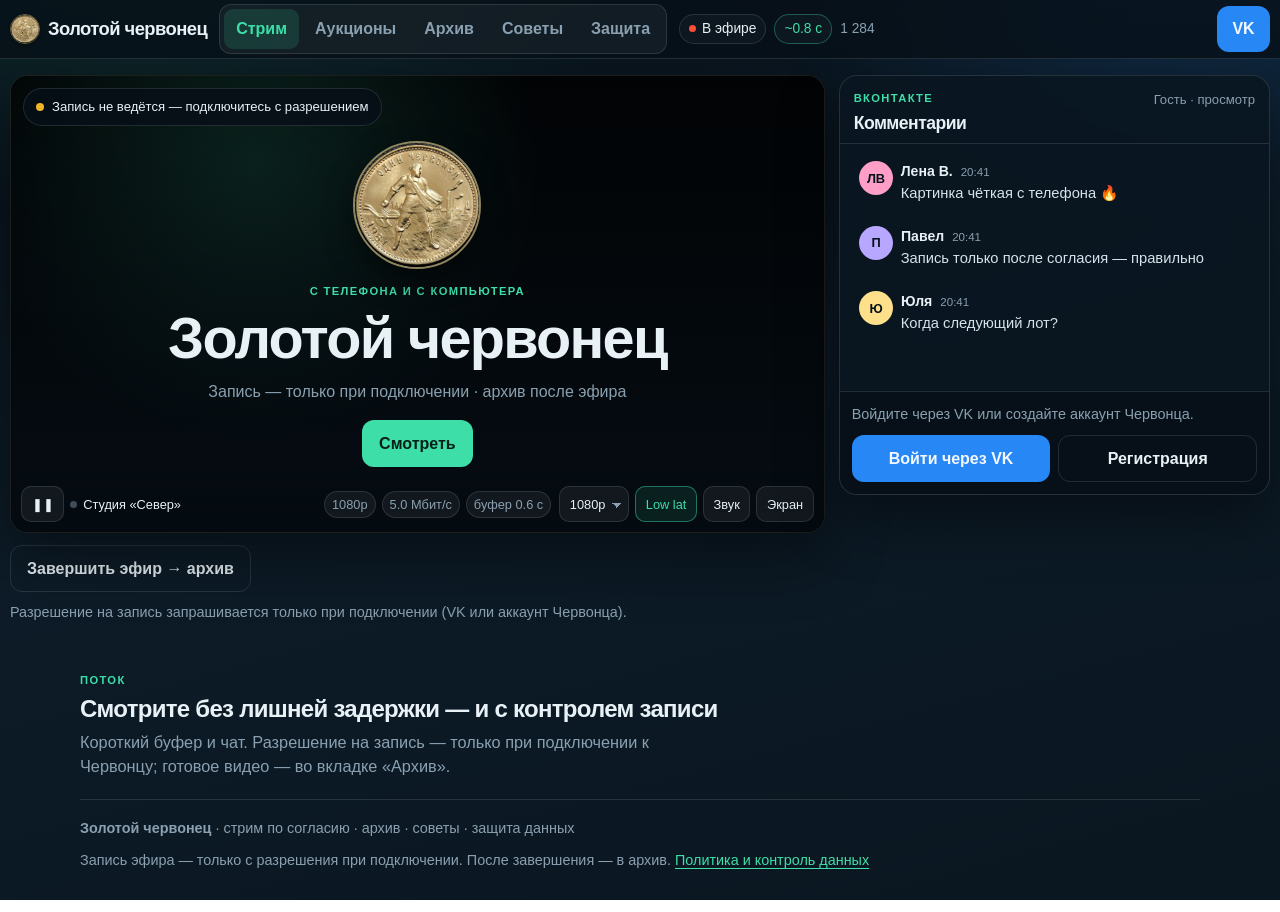
<file: index.html>
<!doctype html>
<html lang="ru">
  <head>
    <meta charset="UTF-8" />
    <meta
      name="viewport"
      content="width=device-width, initial-scale=1, viewport-fit=cover"
    />
    <meta name="mobile-web-app-capable" content="yes" />
    <meta name="apple-mobile-web-app-capable" content="yes" />
    <meta name="apple-mobile-web-app-status-bar-style" content="black-translucent" />
    <title>Золотой червонец — стрим, советы и защита данных</title>
    <meta
      name="description"
      content="Золотой червонец — стрим с согласием на запись, архив эфиров, аукционы, полезные советы и защита персональных данных."
    />
    <meta name="theme-color" content="#0b1520" />
    <meta
      http-equiv="Content-Security-Policy"
      content="default-src 'self'; script-src 'self' https://vk.com https://cdn.jsdelivr.net; style-src 'self' 'unsafe-inline' https://fonts.googleapis.com; font-src 'self' https://fonts.gstatic.com data:; img-src 'self' data: blob: https:; media-src 'self' blob:; connect-src 'self' https://api.vk.com https://oauth.vk.com https://id.vk.com https://login.vk.com https://cdn.jsdelivr.net; frame-src https://oauth.vk.com https://id.vk.com https://login.vk.com https://vk.com; object-src 'none'; base-uri 'self'; form-action 'self'"
    />
    <meta name="referrer" content="strict-origin-when-cross-origin" />
    <link rel="icon" href="./favicon.png" type="image/png" />
    <link rel="preconnect" href="https://fonts.googleapis.com" />
    <link rel="preconnect" href="https://fonts.gstatic.com" crossorigin />
    <link
      href="https://fonts.googleapis.com/css2?family=Onest:wght@400;500;600;700&family=Unbounded:wght@500;700;800&display=swap"
      rel="stylesheet"
    />
    <link rel="stylesheet" href="./styles.css" />
  </head>
  <body>
    <a class="skip" href="#app">К приложению</a>

    <header class="chrome">
      <div class="chrome-inner">
        <a class="brand" href="#app" id="top">
          <img class="brand-mark" src="./chervonets.jpg" width="28" height="28" alt="" />
          <span class="brand-text">Золотой червонец</span>
        </a>

        <nav class="tabs" role="tablist" aria-label="Разделы">
          <button type="button" class="tab is-active" role="tab" id="tab-stream" aria-selected="true" aria-controls="panel-stream" data-tab="stream">Стрим</button>
          <button type="button" class="tab" role="tab" id="tab-auctions" aria-selected="false" aria-controls="panel-auctions" data-tab="auctions">Аукционы</button>
          <button type="button" class="tab" role="tab" id="tab-archive" aria-selected="false" aria-controls="panel-archive" data-tab="archive">Архив</button>
          <button type="button" class="tab" role="tab" id="tab-tips" aria-selected="false" aria-controls="panel-tips" data-tab="tips">Советы</button>
          <button type="button" class="tab" role="tab" id="tab-privacy" aria-selected="false" aria-controls="panel-privacy" data-tab="privacy">Защита</button>
        </nav>

        <div class="chrome-meta" id="chrome-meta" aria-live="polite">
          <span class="live-pill" id="live-pill">
            <span class="live-dot" aria-hidden="true"></span>
            В эфире
          </span>
          <span class="latency-badge is-good" id="latency-badge" title="Оценка задержки">~0.8 с</span>
          <span class="viewers" id="viewers">1 284</span>
        </div>

        <button type="button" class="btn btn-vk" id="vk-toggle" aria-pressed="false">
          VK
        </button>
      </div>
    </header>

    <div id="app">
      <div
        class="tab-panel is-active"
        id="panel-stream"
        role="tabpanel"
        aria-labelledby="tab-stream"
        data-panel="stream"
      >
        <main class="stage" id="stage">
          <section class="player" aria-label="Прямой стрим">
            <div class="player-frame" id="player-frame">
              <video
                id="stream-video"
                class="stream-video"
                playsinline
                webkit-playsinline
                preload="metadata"
                controlslist="nodownload"
                aria-label="Видео стрима Золотой червонец"
              ></video>

              <div class="player-overlay" id="player-overlay">
                <div class="overlay-copy">
                  <img
                    class="host-coin"
                    src="./chervonets.jpg"
                    width="120"
                    height="120"
                    alt="Золотой червонец — сеятель"
                  />
                  <p class="host-kicker">С телефона и с компьютера</p>
                  <h1 class="host-title">Золотой червонец</h1>
                  <p class="host-sub">Запись — только при подключении · архив после эфира</p>
                  <button type="button" class="btn btn-primary" id="play-cta">Смотреть</button>
                </div>
              </div>

              <div class="buffer-toast" id="buffer-toast" hidden>Подгрузка…</div>
              <div class="rec-banner" id="rec-banner" hidden>
                <span class="rec-banner-dot" aria-hidden="true"></span>
                <span id="rec-banner-text">Запись не ведётся — нужно согласие участника</span>
              </div>

              <div class="player-bar">
                <div class="player-bar-left">
                  <button type="button" class="icon-btn" id="play-btn" aria-label="Пауза">❚❚</button>
                  <span class="rec is-off" id="rec-indicator" title="Запись выключена" aria-hidden="true"></span>
                  <span class="stream-title" id="stream-title">Студия «Север»</span>
                </div>
                <div class="player-bar-mid" aria-label="Состояние потока">
                  <span class="stat" id="stat-quality">1080p</span>
                  <span class="stat" id="stat-bitrate">— Мбит/с</span>
                  <span class="stat" id="stat-health">буфер 0.6 с</span>
                </div>
                <div class="player-bar-right">
                  <label class="quality-label" for="quality-select">
                    <span class="sr-only">Качество</span>
                    <select id="quality-select" class="quality-select" aria-label="Качество видео">
                      <option value="auto">Авто</option>
                      <option value="1080" selected>1080p</option>
                      <option value="720">720p</option>
                      <option value="480">480p</option>
                    </select>
                  </label>
                  <button
                    type="button"
                    class="icon-btn is-on"
                    id="ll-btn"
                    aria-pressed="true"
                    title="Короткий буфер и догон края стрима"
                  >
                    Low lat
                  </button>
                  <button type="button" class="icon-btn" id="mute-btn" aria-pressed="false" aria-label="Звук">
                    Звук
                  </button>
                  <button type="button" class="icon-btn" id="fs-btn" aria-label="На весь экран">Экран</button>
                </div>
              </div>
            </div>
            <div class="stream-actions">
              <button type="button" class="btn btn-ghost" id="end-stream-btn" disabled>Завершить эфир → архив</button>
              <p class="stage-note" id="consent-note">
                Разрешение на запись запрашивается только при подключении (VK или аккаунт Червонца).
              </p>
            </div>
          </section>

          <aside class="chat" aria-label="Комментарии ВКонтакте">
            <header class="chat-head">
              <div>
                <p class="chat-kicker">ВКонтакте</p>
                <h2>Комментарии</h2>
              </div>
              <p class="chat-user" id="chat-user">Гость · просмотр</p>
            </header>

            <div class="chat-feed" id="chat-feed" role="log" aria-live="polite" aria-relevant="additions"></div>

            <form class="chat-compose" id="comment-form" hidden>
              <label class="sr-only" for="comment-input">Ваш комментарий</label>
              <textarea
                id="comment-input"
                name="comment"
                rows="2"
                maxlength="280"
                placeholder="Комментарий…"
                enterkeyhint="send"
                required
              ></textarea>
              <div class="compose-row">
                <span class="char-count" id="char-count">0 / 280</span>
                <button type="submit" class="btn btn-primary">Отправить</button>
              </div>
            </form>

            <div class="chat-gate" id="chat-gate">
              <p>Войдите через VK или создайте аккаунт Червонца.</p>
              <div class="gate-actions">
                <button type="button" class="btn btn-vk" id="vk-connect">Войти через VK</button>
                <button type="button" class="btn btn-ghost" id="register-connect">Регистрация</button>
              </div>
            </div>
          </aside>
        </main>

        <section class="about wrap" aria-labelledby="about-title">
          <p class="eyebrow">Поток</p>
          <h2 id="about-title">Смотрите без лишней задержки — и с контролем записи</h2>
          <p class="about-lede">
            Короткий буфер и чат. Разрешение на запись — только при подключении к Червонцу; готовое видео — во вкладке «Архив».
          </p>
        </section>
      </div>

      <div
        class="tab-panel"
        id="panel-auctions"
        role="tabpanel"
        aria-labelledby="tab-auctions"
        data-panel="auctions"
        hidden
      >
        <section class="auctions wrap" aria-labelledby="auctions-title">
          <header class="auctions-head">
            <div>
              <p class="eyebrow">Отдельный раздел</p>
              <h1 id="auctions-title">Аукционы</h1>
              <p class="about-lede">
                Лоты идут параллельно стриму. Ставки через VK или аккаунт Червонца; просмотр на вкладке «Стрим» не прерывается.
              </p>
            </div>
            <div class="auctions-filter" role="group" aria-label="Фильтр лотов">
              <button type="button" class="chip is-on" data-filter="all">Все</button>
              <button type="button" class="chip" data-filter="live">Идут</button>
              <button type="button" class="chip" data-filter="soon">Скоро</button>
            </div>
          </header>

          <div class="auction-grid" id="auction-grid"></div>
        </section>
      </div>

      <div class="tab-panel" id="panel-archive" role="tabpanel" aria-labelledby="tab-archive" data-panel="archive" hidden>
        <section class="content-panel wrap" aria-labelledby="archive-title">
          <header class="content-head">
            <div>
              <p class="eyebrow">После эфира</p>
              <h1 id="archive-title">Архив записей</h1>
              <p class="about-lede">
                Эфир попадает сюда только после вашего согласия на запись и завершения стрима. Файлы в демо хранятся локально в браузере.
              </p>
            </div>
          </header>
          <div class="archive-list" id="archive-list"></div>
        </section>
      </div>

      <div class="tab-panel" id="panel-tips" role="tabpanel" aria-labelledby="tab-tips" data-panel="tips" hidden>
        <section class="content-panel wrap" aria-labelledby="tips-title">
          <header class="content-head">
            <div>
              <p class="eyebrow">Не только монеты</p>
              <h1 id="tips-title">Полезные советы</h1>
              <p class="about-lede">
                Практические подсказки по стриму, безопасности, покупкам и цифровой гигиене — шире, чем одни нумизматические лоты.
              </p>
            </div>
            <div class="tips-filter" role="group" aria-label="Темы советов">
              <button type="button" class="chip is-on" data-tip-filter="all">Все</button>
              <button type="button" class="chip" data-tip-filter="stream">Стрим</button>
              <button type="button" class="chip" data-tip-filter="privacy">Данные</button>
              <button type="button" class="chip" data-tip-filter="money">Покупки</button>
              <button type="button" class="chip" data-tip-filter="coins">Монеты</button>
              <button type="button" class="chip" data-tip-filter="life">Быт</button>
            </div>
          </header>
          <div class="tips-grid" id="tips-grid"></div>
        </section>
      </div>

      <div class="tab-panel" id="panel-privacy" role="tabpanel" aria-labelledby="tab-privacy" data-panel="privacy" hidden>
        <section class="content-panel wrap" aria-labelledby="privacy-title">
          <header class="content-head">
            <div>
              <p class="eyebrow">Приоритет №1</p>
              <h1 id="privacy-title">Защита данных</h1>
              <p class="about-lede">
                Запись эфира, чат и аккаунт работают только с явным согласием. Минимизируем данные и даём контроль над ними.
              </p>
            </div>
          </header>

          <div class="privacy-grid">
            <article class="privacy-card">
              <h2>Согласие на запись</h2>
              <p>
                Разрешение на запись спрашивается только при подключении аккаунта. Без галочки при входе запись не
                стартует; отдельной кнопки на стриме нет.
              </p>
            </article>
            <article class="privacy-card">
              <h2>Архив по завершении</h2>
              <p>После «Завершить эфир» файл уходит в архив. Можно удалить запись из архива в любой момент.</p>
            </article>
            <article class="privacy-card">
              <h2>Минимум данных</h2>
              <p>VK отдаёт имя и id после OAuth; локальный аккаунт — имя, email и хэш пароля. Пароль в открытом виде не хранится.</p>
            </article>
            <article class="privacy-card">
              <h2>Вход через VK</h2>
              <p>
                Настоящий вход через окно ВКонтакте (Open API / OAuth). В настройках приложения VK укажите домен сайта
                и Trusted redirect URL — затем сохраните ID приложения на сайте.
              </p>
              <div class="privacy-actions">
                <button type="button" class="btn btn-vk" id="privacy-vk-setup">Настроить вход VK</button>
              </div>
            </article>
            <article class="privacy-card">
              <h2>Ваш контроль</h2>
              <p>Выйдите из аккаунта, удалите локальные данные или отзовите согласие на запись до старта.</p>
              <div class="privacy-actions">
                <button type="button" class="btn btn-ghost" id="revoke-consent-btn">Отозвать согласие на запись</button>
                <button type="button" class="btn btn-ghost" id="wipe-local-btn">Очистить локальные данные</button>
              </div>
            </article>
          </div>

          <div class="privacy-policy" id="privacy-policy">
            <h2>Краткая политика</h2>
            <ul>
              <li>Не собираем паспортные данные и документы.</li>
              <li>Комментарии и ставки видны в эфире; лишний профиль не публикуем.</li>
              <li>Запись эфира — только с согласия; хранение в архиве можно прервать удалением.</li>
              <li>В проде: HTTPS, OAuth VK, шифрование at rest, журнал доступов, право на удаление аккаунта.</li>
            </ul>
          </div>
        </section>
      </div>
    </div>

    <footer class="footer wrap">
      <p><strong>Золотой червонец</strong> · стрим по согласию · архив · советы · защита данных</p>
      <p class="footer-note">
        Запись эфира — только с разрешения при подключении. После завершения — в архив.
        <a href="#privacy">Политика и контроль данных</a>
      </p>
    </footer>

    <dialog class="vk-dialog" id="auth-dialog" aria-labelledby="auth-dialog-title">
      <div class="vk-dialog-inner">
        <p class="chat-kicker">Аккаунт</p>
        <h2 id="auth-dialog-title">Как подключиться</h2>
        <p class="auth-lede">Через VK или регистрация на Червонце. Разрешение на запись — только здесь, при подключении.</p>

        <div class="auth-tabs" role="tablist" aria-label="Способ входа">
          <button type="button" class="auth-tab is-on" role="tab" id="auth-tab-vk" aria-selected="true" data-auth="vk">
            Через VK
          </button>
          <button type="button" class="auth-tab" role="tab" id="auth-tab-register" aria-selected="false" data-auth="register">
            Регистрация
          </button>
        </div>

        <label class="consent-check connect-record-consent" for="connect-record-consent">
          <input id="connect-record-consent" name="recordConsent" type="checkbox" />
          <span>Разрешаю запись стрима Червонца и сохранение в архив после эфира.</span>
        </label>

        <div id="vk-form" class="auth-pane is-on" data-pane="vk">
          <p class="auth-hint" id="vk-auth-hint">
            Настоящий вход через окно ВКонтакте (Open API). Нужен ID вашего приложения VK.
          </p>
          <p class="auth-error" id="vk-auth-error" hidden></p>

          <div class="vk-setup" id="vk-setup">
            <ol class="consent-list" id="vk-setup-steps"></ol>
            <label class="auth-field" for="vk-app-id-input">
              <span>ID приложения VK</span>
              <input id="vk-app-id-input" type="text" inputmode="numeric" autocomplete="off" placeholder="Только цифры, например 51789012" />
            </label>
            <div class="dialog-actions" style="justify-content: flex-start; flex-wrap: wrap">
              <button type="button" class="btn btn-primary" id="vk-save-app-id">Сохранить и войти</button>
              <a class="btn btn-ghost" id="vk-create-app-link" href="https://vk.com/editapp?act=create" target="_blank" rel="noopener">Создать приложение</a>
            </div>
          </div>

          <div class="vk-live" id="vk-live" hidden>
            <button type="button" class="btn btn-vk btn-vk-large" id="vk-login-real">Войти через VK</button>
            <p class="auth-hint" id="vk-live-hint">Откроется настоящее окно авторизации ВКонтакте.</p>
            <div id="vk-onetap" class="vk-onetap" aria-live="polite"></div>
            <div class="dialog-actions" style="justify-content: space-between; width: 100%">
              <button type="button" class="btn btn-ghost" id="vk-change-app-id">Сменить App ID</button>
              <button type="button" class="btn btn-ghost" id="vk-login-redirect">Войти через redirect</button>
            </div>
          </div>

          <div class="dialog-actions" id="vk-close-row">
            <button type="button" class="btn btn-ghost" id="vk-dialog-close">Закрыть</button>
          </div>
        </div>

        <div id="register-pane" class="auth-pane" data-pane="register" hidden>
          <div class="auth-subtabs" role="tablist" aria-label="Регистрация или вход">
            <button type="button" class="auth-subtab is-on" data-local-mode="register" aria-selected="true">
              Создать аккаунт
            </button>
            <button type="button" class="auth-subtab" data-local-mode="login" aria-selected="false">
              Уже есть аккаунт
            </button>
          </div>

          <form id="register-form">
            <p class="auth-hint">Имя, email и пароль. В демо аккаунт хранится в браузере.</p>
            <p class="auth-error" id="register-error" hidden></p>
            <label class="auth-field" for="reg-name">
              <span>Имя</span>
              <input id="reg-name" name="name" type="text" maxlength="40" autocomplete="name" required placeholder="Алексей" />
            </label>
            <label class="auth-field" for="reg-email">
              <span>Email</span>
              <input id="reg-email" name="email" type="email" autocomplete="email" required placeholder="you@mail.ru" />
            </label>
            <label class="auth-field" for="reg-password">
              <span>Пароль</span>
              <input id="reg-password" name="password" type="password" minlength="6" autocomplete="new-password" required placeholder="Не меньше 6 символов" />
            </label>
            <label class="auth-field" for="reg-password2">
              <span>Повтор пароля</span>
              <input id="reg-password2" name="password2" type="password" minlength="6" autocomplete="new-password" required placeholder="Ещё раз" />
            </label>
            <label class="consent-check" for="reg-privacy">
              <input id="reg-privacy" name="privacy" type="checkbox" required />
              <span>Соглашаюсь на обработку данных по правилам вкладки «Защита». Пароль хранится только как хэш.</span>
            </label>
            <div class="dialog-actions">
              <button type="button" class="btn btn-ghost" id="register-cancel-btn">Отмена</button>
              <button type="submit" class="btn btn-primary" id="register-submit-btn">Зарегистрироваться</button>
            </div>
          </form>

          <form id="login-form" hidden>
            <p class="auth-hint">Войдите в аккаунт Червонца.</p>
            <p class="auth-error" id="login-error" hidden></p>
            <label class="auth-field" for="login-email">
              <span>Email</span>
              <input id="login-email" name="email" type="email" autocomplete="email" required placeholder="you@mail.ru" />
            </label>
            <label class="auth-field" for="login-password">
              <span>Пароль</span>
              <input id="login-password" name="password" type="password" minlength="6" autocomplete="current-password" required placeholder="Пароль" />
            </label>
            <div class="dialog-actions">
              <button type="button" class="btn btn-ghost" id="login-cancel-btn">Отмена</button>
              <button type="submit" class="btn btn-primary" id="login-submit-btn">Войти</button>
            </div>
          </form>
        </div>
      </div>
    </dialog>

    <script src="./main.js" defer></script>
  </body>
</html>
</file>
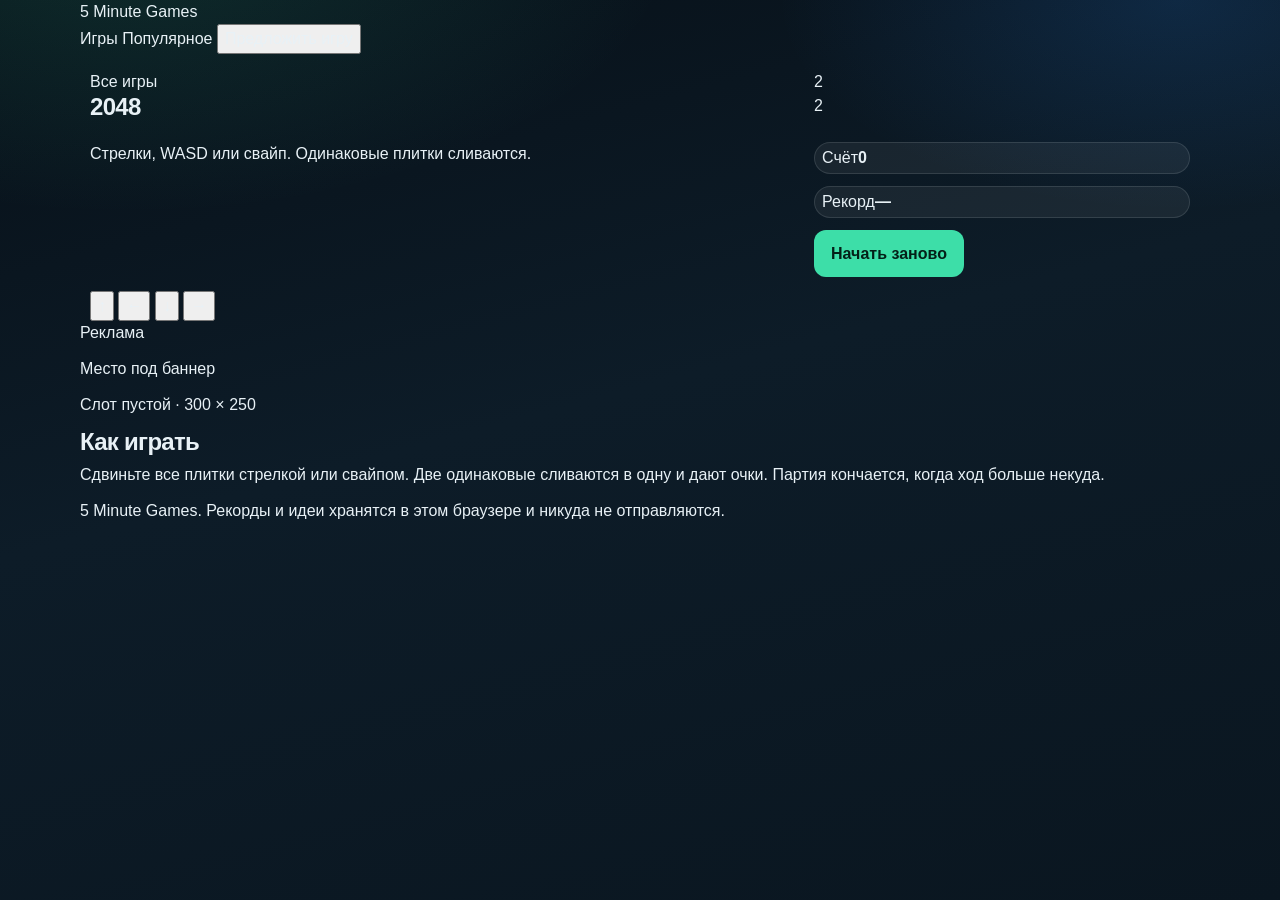
<file: 2048.html>
<!doctype html>
<html lang="ru">
  <head>
    <meta charset="UTF-8" />
    <meta name="viewport" content="width=device-width, initial-scale=1" />
    <title>2048 — 5 Minute Games</title>
    <meta name="description" content="2048 в браузере: сдвигайте плитки, рекорд очков хранится на этом устройстве." />
    <meta name="theme-color" content="#1c1612" />
    <link rel="icon" href="./favicon.svg" type="image/svg+xml" />
    <link rel="stylesheet" href="./styles.css" />
  </head>
  <body class="play-page">
    <a class="skip" href="#main">К игре</a>
    <header class="bar">
      <div class="wrap bar-inner">
        <a class="logo" href="./index.html">
          <span class="logo-mark" aria-hidden="true">5</span>
          <span class="logo-text">Minute Games</span>
        </a>
        <nav class="nav" aria-label="Разделы">
          <a href="./index.html#games">Игры</a>
          <a href="./index.html#popular">Популярное</a>
          <button class="nav-suggest" type="button" data-suggest>Предложить игру</button>
        </nav>
      </div>
    </header>
    <main id="main" class="wrap play">
      <section class="stage" id="stage">
        <div class="play-head">
          <a class="back" href="./index.html">Все игры</a>
          <h1>2048</h1>
        </div>
        <div id="board" class="tiles" aria-label="Поле 2048"></div>
        <p id="status" class="status" role="status">Стрелки, WASD или свайп. Одинаковые плитки сливаются.</p>
        <div class="hud">
          <p class="stat"><span>Счёт</span><strong id="score">0</strong></p>
          <p class="stat"><span>Рекорд</span><strong id="best">—</strong></p>
          <button id="restart" class="btn btn-primary" type="button">Начать заново</button>
        </div>
        <div class="pad" id="pad">
          <button type="button" data-dir="up" aria-label="Вверх">↑</button>
          <button type="button" data-dir="left" aria-label="Влево">←</button>
          <button type="button" data-dir="down" aria-label="Вниз">↓</button>
          <button type="button" data-dir="right" aria-label="Вправо">→</button>
        </div>
        <p id="store-note" class="store-note" role="status"></p>
      </section>
      <aside class="side">
        <div class="ad-slot" aria-label="Рекламный блок">
          <p class="ad-kicker">Реклама</p>
          <p class="ad-title">Место под баннер</p>
          <p class="ad-size">Слот пустой · 300 × 250</p>
        </div>
        <div class="help">
          <h2>Как играть</h2>
          <p>Сдвиньте все плитки стрелкой или свайпом. Две одинаковые сливаются в одну и дают очки. Партия кончается, когда ход больше некуда.</p>
        </div>
      </aside>
    </main>
    <footer class="foot">
      <div class="wrap">
        <p>5 Minute Games. Рекорды и идеи хранятся в этом браузере и никуда не отправляются.</p>
      </div>
    </footer>
    <script type="module" src="./twenty48.js"></script>
  </body>
</html>
</file>
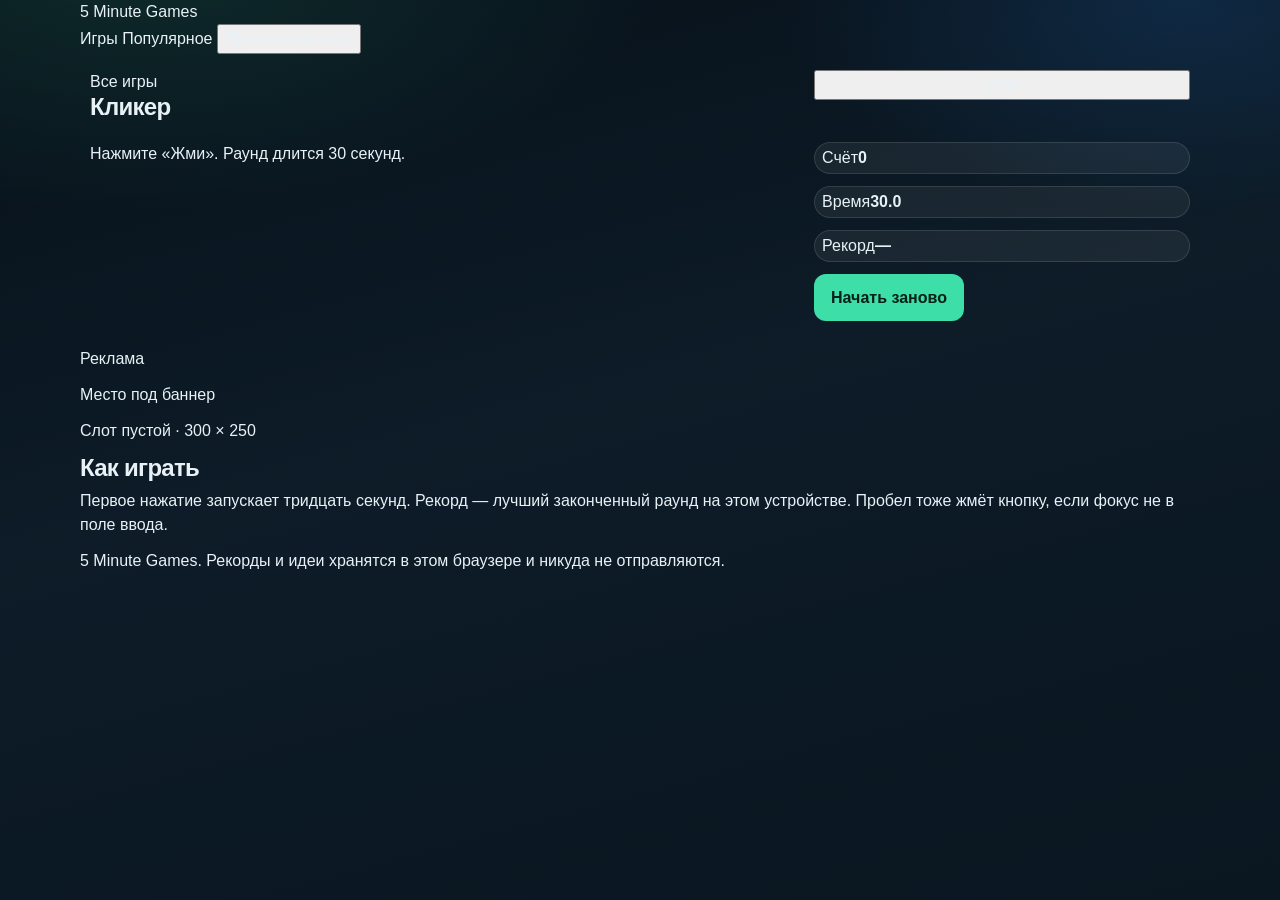
<file: clicker.html>
<!doctype html>
<html lang="ru">
  <head>
    <meta charset="UTF-8" />
    <meta name="viewport" content="width=device-width, initial-scale=1" />
    <title>Кликер — 5 Minute Games</title>
    <meta name="description" content="Кликер на 30 секунд. Лучший результат раунда хранится в этом браузере." />
    <meta name="theme-color" content="#1c1612" />
    <link rel="icon" href="./favicon.svg" type="image/svg+xml" />
    <link rel="stylesheet" href="./styles.css" />
  </head>
  <body class="play-page">
    <a class="skip" href="#main">К игре</a>
    <header class="bar">
      <div class="wrap bar-inner">
        <a class="logo" href="./index.html">
          <span class="logo-mark" aria-hidden="true">5</span>
          <span class="logo-text">Minute Games</span>
        </a>
        <nav class="nav" aria-label="Разделы">
          <a href="./index.html#games">Игры</a>
          <a href="./index.html#popular">Популярное</a>
          <button class="nav-suggest" type="button" data-suggest>Предложить игру</button>
        </nav>
      </div>
    </header>
    <main id="main" class="wrap play">
      <section class="stage" id="stage">
        <div class="play-head">
          <a class="back" href="./index.html">Все игры</a>
          <h1>Кликер</h1>
        </div>
        <button id="tap" class="tap" type="button">Жми</button>
        <p id="status" class="status" role="status">Нажмите «Жми». Раунд длится 30 секунд.</p>
        <div class="hud">
          <p class="stat"><span>Счёт</span><strong id="score">0</strong></p>
          <p class="stat"><span>Время</span><strong id="time">30.0</strong></p>
          <p class="stat"><span>Рекорд</span><strong id="best">—</strong></p>
          <button id="restart" class="btn btn-primary" type="button">Начать заново</button>
        </div>
        <p id="store-note" class="store-note" role="status"></p>
      </section>
      <aside class="side">
        <div class="ad-slot" aria-label="Рекламный блок">
          <p class="ad-kicker">Реклама</p>
          <p class="ad-title">Место под баннер</p>
          <p class="ad-size">Слот пустой · 300 × 250</p>
        </div>
        <div class="help">
          <h2>Как играть</h2>
          <p>Первое нажатие запускает тридцать секунд. Рекорд — лучший законченный раунд на этом устройстве. Пробел тоже жмёт кнопку, если фокус не в поле ввода.</p>
        </div>
      </aside>
    </main>
    <footer class="foot">
      <div class="wrap">
        <p>5 Minute Games. Рекорды и идеи хранятся в этом браузере и никуда не отправляются.</p>
      </div>
    </footer>
    <script type="module" src="./clicker.js"></script>
  </body>
</html>
</file>
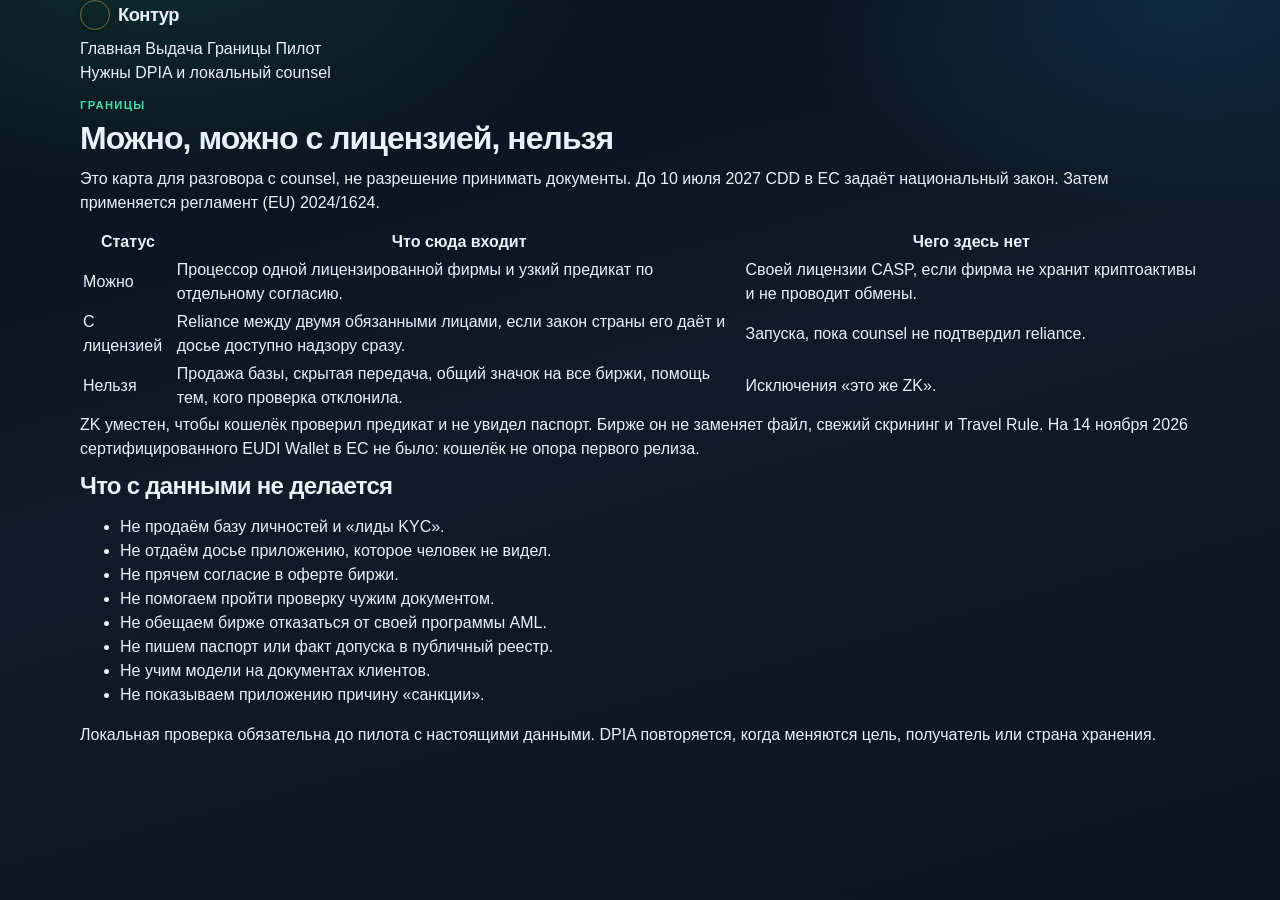
<file: granicy.html>
<!doctype html>
<html lang="ru">
  <head>
    <meta charset="UTF-8" />
    <meta name="viewport" content="width=device-width, initial-scale=1" />
    <title>Границы — Контур</title>
    <meta name="description" content="Что Контуру можно, что можно только с лицензией заказчика, и что с данными делать нельзя." />
    <meta name="theme-color" content="#164e4a" />
    <link rel="icon" href="./favicon.svg" type="image/svg+xml" />
    <link rel="preconnect" href="https://fonts.googleapis.com" />
    <link rel="preconnect" href="https://fonts.gstatic.com" crossorigin />
    <link href="https://fonts.googleapis.com/css2?family=Literata:opsz,wght@7..72,520;7..72,680&family=Manrope:wght@400;500;600;700&display=swap" rel="stylesheet" />
    <link rel="stylesheet" href="./styles.css" />
  </head>
  <body>
    <a class="skip" href="#main">К содержанию</a>
    <header class="top">
      <div class="wrap top-inner">
        <a class="brand" href="./index.html"><span class="brand-mark" aria-hidden="true"></span>Контур</a>
        <nav class="nav" aria-label="Страницы">
          <a href="./index.html">Главная</a>
          <a href="./vydacha.html">Выдача</a>
          <a href="./granicy.html" aria-current="page">Границы</a>
          <a href="./pilot.html">Пилот</a>
        </nav>
        <p class="pilot-flag">Нужны DPIA и локальный counsel</p>
      </div>
    </header>
    <main id="main" class="wrap section">
      <div class="section-head">
        <p class="eyebrow">Границы</p>
        <h1>Можно, можно с лицензией, нельзя</h1>
        <p>Это карта для разговора с counsel, не разрешение принимать документы. До 10 июля 2027 CDD в ЕС задаёт национальный закон. Затем применяется регламент (EU) 2024/1624.</p>
      </div>
      <div class="table-scroll">
        <table>
          <thead>
            <tr><th>Статус</th><th>Что сюда входит</th><th>Чего здесь нет</th></tr>
          </thead>
          <tbody>
            <tr>
              <td><span class="tag tag-ok">Можно</span></td>
              <td>Процессор одной лицензированной фирмы и узкий предикат по отдельному согласию.</td>
              <td>Своей лицензии CASP, если фирма не хранит криптоактивы и не проводит обмены.</td>
            </tr>
            <tr>
              <td><span class="tag tag-wait">С лицензией</span></td>
              <td>Reliance между двумя обязанными лицами, если закон страны его даёт и досье доступно надзору сразу.</td>
              <td>Запуска, пока counsel не подтвердил reliance.</td>
            </tr>
            <tr>
              <td><span class="tag tag-no">Нельзя</span></td>
              <td>Продажа базы, скрытая передача, общий значок на все биржи, помощь тем, кого проверка отклонила.</td>
              <td>Исключения «это же ZK».</td>
            </tr>
          </tbody>
        </table>
      </div>
      <p class="fine">ZK уместен, чтобы кошелёк проверил предикат и не увидел паспорт. Бирже он не заменяет файл, свежий скрининг и Travel Rule. На 14 ноября 2026 сертифицированного EUDI Wallet в ЕС не было: кошелёк не опора первого релиза.</p>
      <h2>Что с данными не делается</h2>
      <ul class="stops">
        <li>Не продаём базу личностей и «лиды KYC».</li>
        <li>Не отдаём досье приложению, которое человек не видел.</li>
        <li>Не прячем согласие в оферте биржи.</li>
        <li>Не помогаем пройти проверку чужим документом.</li>
        <li>Не обещаем бирже отказаться от своей программы AML.</li>
        <li>Не пишем паспорт или факт допуска в публичный реестр.</li>
        <li>Не учим модели на документах клиентов.</li>
        <li>Не показываем приложению причину «санкции».</li>
      </ul>
    </main>
    <footer class="foot">
      <div class="wrap foot-inner">
        <p>Локальная проверка обязательна до пилота с настоящими данными. DPIA повторяется, когда меняются цель, получатель или страна хранения.</p>
      </div>
    </footer>
  </body>
</html>
</file>
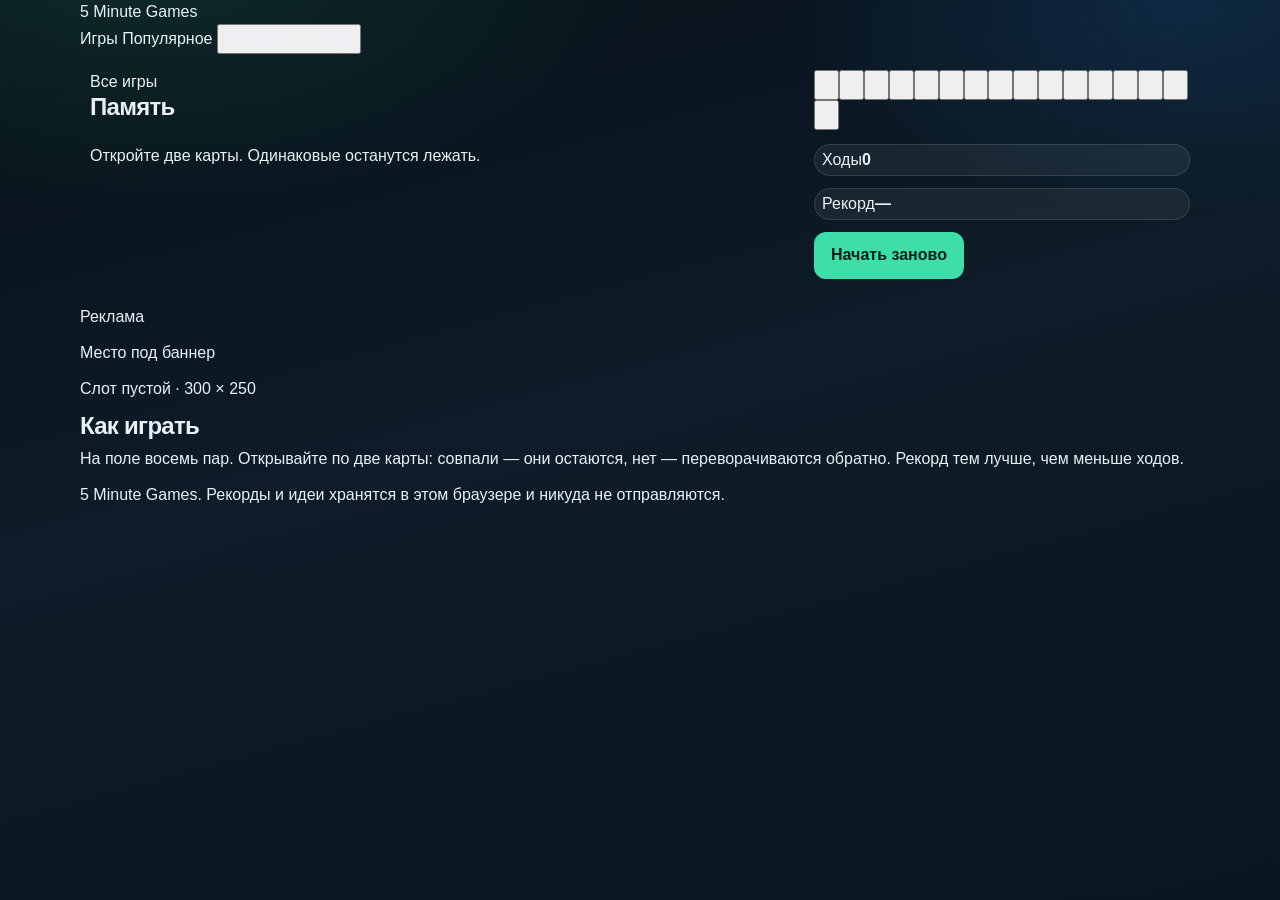
<file: memory.html>
<!doctype html>
<html lang="ru">
  <head>
    <meta charset="UTF-8" />
    <meta name="viewport" content="width=device-width, initial-scale=1" />
    <title>Память — 5 Minute Games</title>
    <meta name="description" content="Игра на память: найдите пары. Рекорд — меньше всего ходов — хранится в этом браузере." />
    <meta name="theme-color" content="#1c1612" />
    <link rel="icon" href="./favicon.svg" type="image/svg+xml" />
    <link rel="stylesheet" href="./styles.css" />
  </head>
  <body class="play-page">
    <a class="skip" href="#main">К игре</a>
    <header class="bar">
      <div class="wrap bar-inner">
        <a class="logo" href="./index.html">
          <span class="logo-mark" aria-hidden="true">5</span>
          <span class="logo-text">Minute Games</span>
        </a>
        <nav class="nav" aria-label="Разделы">
          <a href="./index.html#games">Игры</a>
          <a href="./index.html#popular">Популярное</a>
          <button class="nav-suggest" type="button" data-suggest>Предложить игру</button>
        </nav>
      </div>
    </header>
    <main id="main" class="wrap play">
      <section class="stage" id="stage">
        <div class="play-head">
          <a class="back" href="./index.html">Все игры</a>
          <h1>Память</h1>
        </div>
        <div id="board" class="memory-board"></div>
        <p id="status" class="status" role="status">Откройте две карты. Одинаковые останутся лежать.</p>
        <div class="hud">
          <p class="stat"><span>Ходы</span><strong id="moves">0</strong></p>
          <p class="stat"><span>Рекорд</span><strong id="best">—</strong></p>
          <button id="restart" class="btn btn-primary" type="button">Начать заново</button>
        </div>
        <p id="store-note" class="store-note" role="status"></p>
      </section>
      <aside class="side">
        <div class="ad-slot" aria-label="Рекламный блок">
          <p class="ad-kicker">Реклама</p>
          <p class="ad-title">Место под баннер</p>
          <p class="ad-size">Слот пустой · 300 × 250</p>
        </div>
        <div class="help">
          <h2>Как играть</h2>
          <p>На поле восемь пар. Открывайте по две карты: совпали — они остаются, нет — переворачиваются обратно. Рекорд тем лучше, чем меньше ходов.</p>
        </div>
      </aside>
    </main>
    <footer class="foot">
      <div class="wrap">
        <p>5 Minute Games. Рекорды и идеи хранятся в этом браузере и никуда не отправляются.</p>
      </div>
    </footer>
    <script type="module" src="./memory.js"></script>
  </body>
</html>
</file>
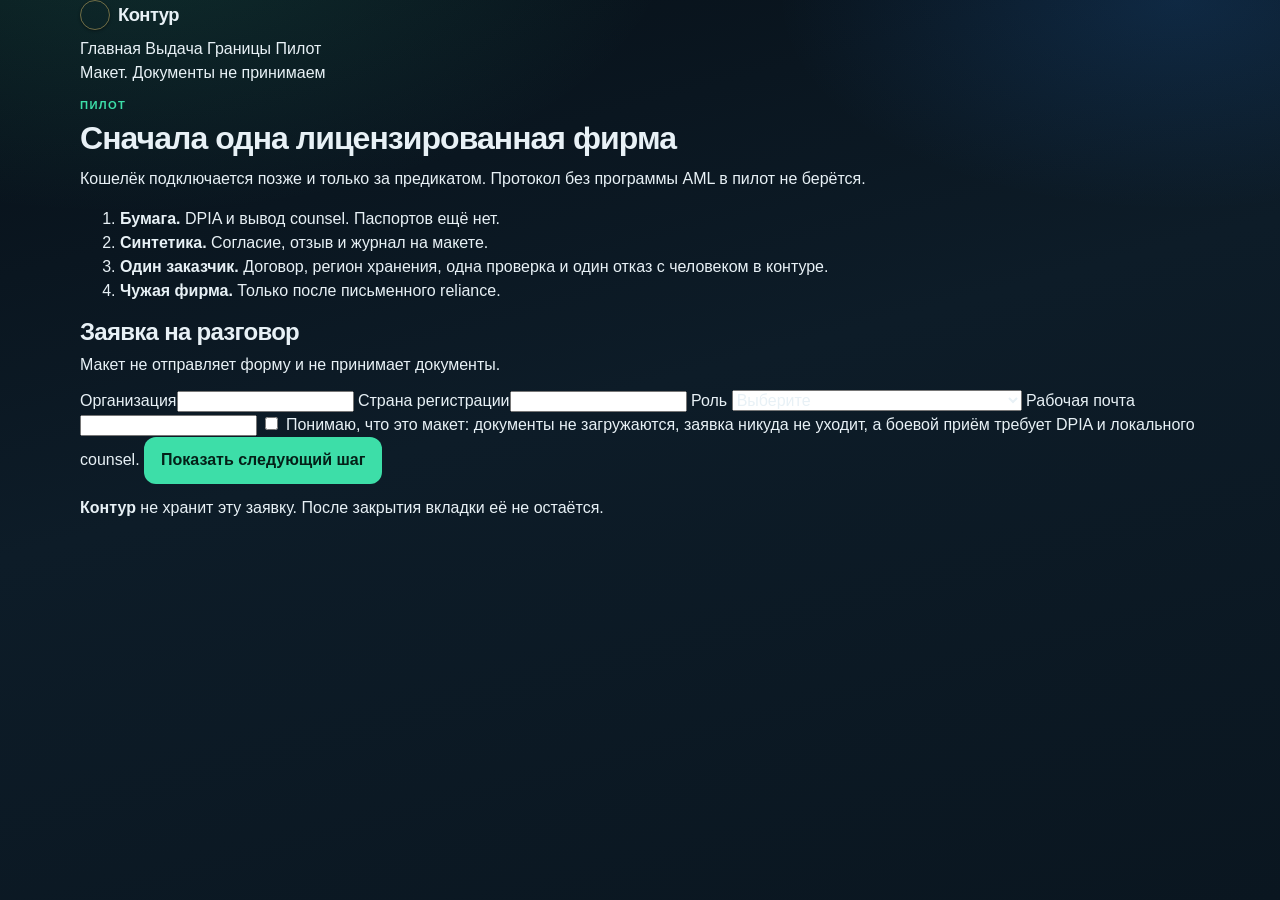
<file: pilot.html>
<!doctype html>
<html lang="ru">
  <head>
    <meta charset="UTF-8" />
    <meta name="viewport" content="width=device-width, initial-scale=1" />
    <title>Пилот — Контур</title>
    <meta name="description" content="Пилот Контура начинается с одной лицензированной фирмы. Форма документы не принимает." />
    <meta name="theme-color" content="#164e4a" />
    <link rel="icon" href="./favicon.svg" type="image/svg+xml" />
    <link rel="preconnect" href="https://fonts.googleapis.com" />
    <link rel="preconnect" href="https://fonts.gstatic.com" crossorigin />
    <link href="https://fonts.googleapis.com/css2?family=Literata:opsz,wght@7..72,520;7..72,680&family=Manrope:wght@400;500;600;700&display=swap" rel="stylesheet" />
    <link rel="stylesheet" href="./styles.css" />
  </head>
  <body>
    <a class="skip" href="#main">К содержанию</a>
    <header class="top">
      <div class="wrap top-inner">
        <a class="brand" href="./index.html"><span class="brand-mark" aria-hidden="true"></span>Контур</a>
        <nav class="nav" aria-label="Страницы">
          <a href="./index.html">Главная</a>
          <a href="./vydacha.html">Выдача</a>
          <a href="./granicy.html">Границы</a>
          <a href="./pilot.html" aria-current="page">Пилот</a>
        </nav>
        <p class="pilot-flag">Макет. Документы не принимаем</p>
      </div>
    </header>
    <main id="main" class="wrap section">
      <div class="split">
        <div>
          <p class="eyebrow">Пилот</p>
          <h1>Сначала одна лицензированная фирма</h1>
          <p>Кошелёк подключается позже и только за предикатом. Протокол без программы AML в пилот не берётся.</p>
          <ol class="roadmap">
            <li><strong>Бумага.</strong> DPIA и вывод counsel. Паспортов ещё нет.</li>
            <li><strong>Синтетика.</strong> Согласие, отзыв и журнал на макете.</li>
            <li><strong>Один заказчик.</strong> Договор, регион хранения, одна проверка и один отказ с человеком в контуре.</li>
            <li><strong>Чужая фирма.</strong> Только после письменного reliance.</li>
          </ol>
        </div>
        <form class="pilot-form" id="pilot-form" novalidate>
          <h2>Заявка на разговор</h2>
          <p class="form-note">Макет не отправляет форму и не принимает документы.</p>
          <label>Организация<input name="org" type="text" autocomplete="organization" required maxlength="120" /></label>
          <label>Страна регистрации<input name="country" type="text" autocomplete="country-name" required maxlength="80" /></label>
          <label>Роль
            <select name="role" required>
              <option value="">Выберите</option>
              <option value="casp">Лицензированный CASP или биржа</option>
              <option value="wallet">Кошелёк без своей AML-программы</option>
              <option value="other">Другое</option>
            </select>
          </label>
          <label>Рабочая почта<input name="email" type="email" autocomplete="email" required maxlength="120" /></label>
          <label class="check">
            <input name="ack" type="checkbox" required />
            <span>Понимаю, что это макет: документы не загружаются, заявка никуда не уходит, а боевой приём требует DPIA и локального counsel.</span>
          </label>
          <button class="btn btn-primary" type="submit">Показать следующий шаг</button>
          <p class="form-error" id="form-error" role="alert"></p>
          <div class="form-result" id="form-result" hidden></div>
        </form>
      </div>
    </main>
    <footer class="foot">
      <div class="wrap foot-inner">
        <p><strong>Контур</strong> не хранит эту заявку. После закрытия вкладки её не остаётся.</p>
      </div>
    </footer>
    <script src="./main.js" defer></script>
  </body>
</html>
</file>
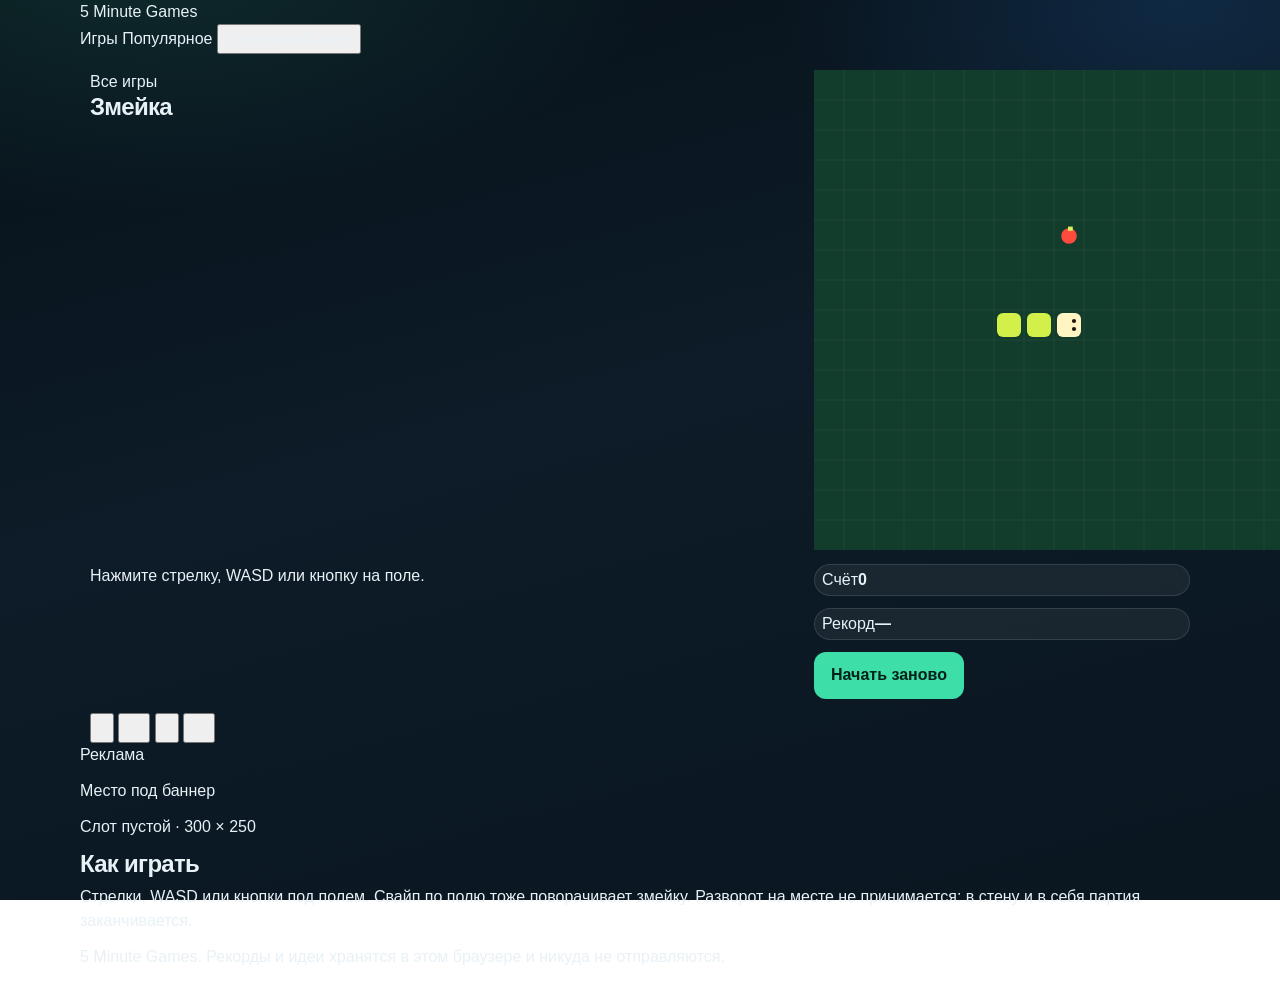
<file: snake.html>
<!doctype html>
<html lang="ru">
  <head>
    <meta charset="UTF-8" />
    <meta name="viewport" content="width=device-width, initial-scale=1" />
    <title>Змейка — 5 Minute Games</title>
    <meta name="description" content="Змейка на canvas: стрелки или WASD, кнопка «Начать заново» и рекорд в этом браузере." />
    <meta name="theme-color" content="#1c1612" />
    <link rel="icon" href="./favicon.svg" type="image/svg+xml" />
    <link rel="stylesheet" href="./styles.css" />
  </head>
  <body class="play-page">
    <a class="skip" href="#main">К игре</a>
    <header class="bar">
      <div class="wrap bar-inner">
        <a class="logo" href="./index.html">
          <span class="logo-mark" aria-hidden="true">5</span>
          <span class="logo-text">Minute Games</span>
        </a>
        <nav class="nav" aria-label="Разделы">
          <a href="./index.html#games">Игры</a>
          <a href="./index.html#popular">Популярное</a>
          <button class="nav-suggest" type="button" data-suggest>Предложить игру</button>
        </nav>
      </div>
    </header>
    <main id="main" class="wrap play">
      <section class="stage" id="stage">
        <div class="play-head">
          <a class="back" href="./index.html">Все игры</a>
          <h1>Змейка</h1>
        </div>
        <canvas id="board" class="board" width="480" height="480" aria-label="Поле змейки">Поле змейки. Управляйте стрелками или кнопками под полем.</canvas>
        <p id="status" class="status" role="status">Нажмите стрелку, WASD или кнопку на поле.</p>
        <div class="hud">
          <p class="stat"><span>Счёт</span><strong id="score">0</strong></p>
          <p class="stat"><span>Рекорд</span><strong id="best">—</strong></p>
          <button id="restart" class="btn btn-primary" type="button">Начать заново</button>
        </div>
        <div class="pad" id="pad">
          <button type="button" data-dir="up" aria-label="Вверх">↑</button>
          <button type="button" data-dir="left" aria-label="Влево">←</button>
          <button type="button" data-dir="down" aria-label="Вниз">↓</button>
          <button type="button" data-dir="right" aria-label="Вправо">→</button>
        </div>
        <p id="store-note" class="store-note" role="status"></p>
      </section>
      <aside class="side">
        <div class="ad-slot" aria-label="Рекламный блок">
          <p class="ad-kicker">Реклама</p>
          <p class="ad-title">Место под баннер</p>
          <p class="ad-size">Слот пустой · 300 × 250</p>
        </div>
        <div class="help">
          <h2>Как играть</h2>
          <p>Стрелки, WASD или кнопки под полем. Свайп по полю тоже поворачивает змейку. Разворот на месте не принимается: в стену и в себя партия заканчивается.</p>
        </div>
      </aside>
    </main>
    <footer class="foot">
      <div class="wrap">
        <p>5 Minute Games. Рекорды и идеи хранятся в этом браузере и никуда не отправляются.</p>
      </div>
    </footer>
    <script type="module" src="./snake.js"></script>
  </body>
</html>
</file>
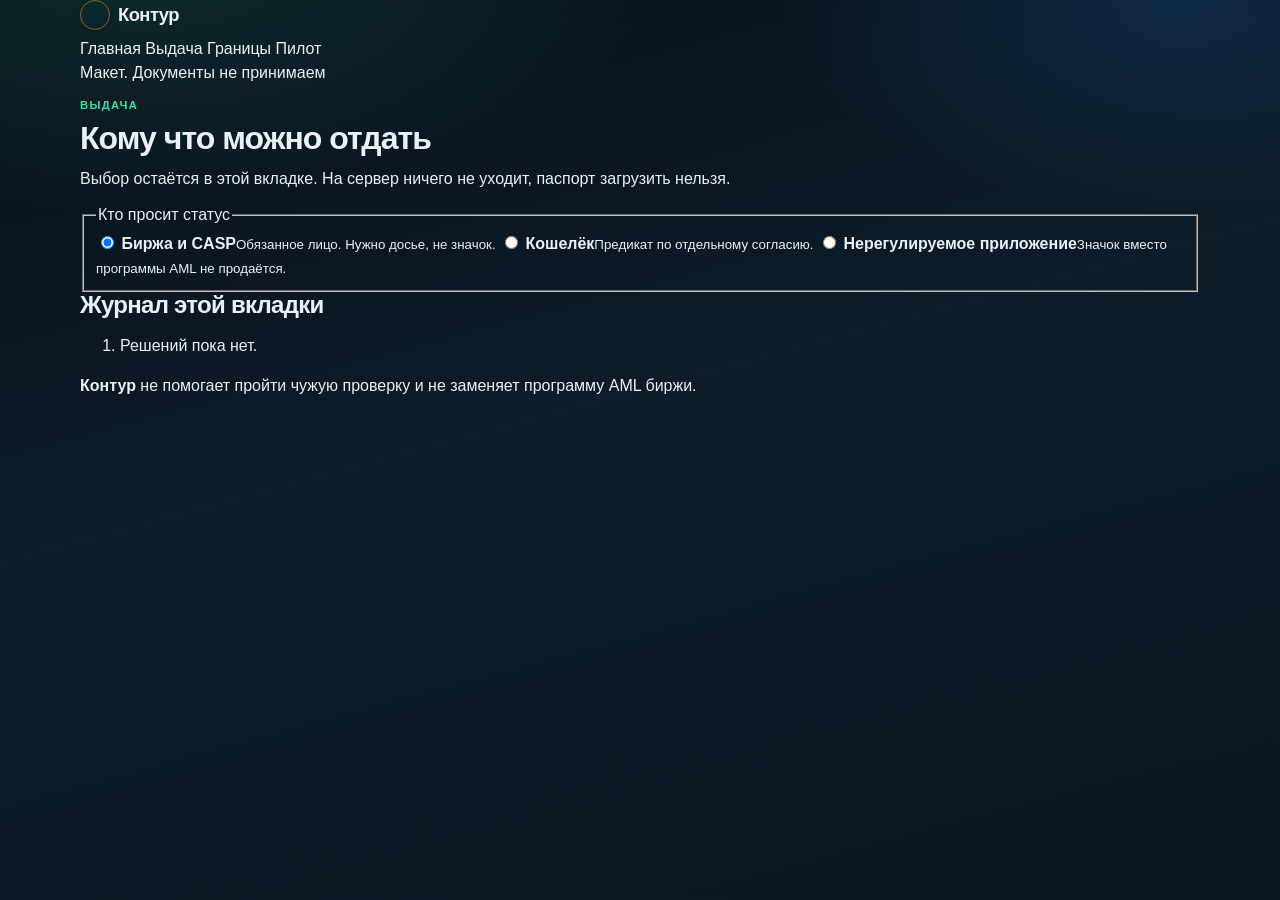
<file: vydacha.html>
<!doctype html>
<html lang="ru">
  <head>
    <meta charset="UTF-8" />
    <meta name="viewport" content="width=device-width, initial-scale=1" />
    <title>Выдача — Контур</title>
    <meta name="description" content="Макет согласия: биржа получает досье, кошелёк — только отмеченный предикат." />
    <meta name="theme-color" content="#164e4a" />
    <link rel="icon" href="./favicon.svg" type="image/svg+xml" />
    <link rel="preconnect" href="https://fonts.googleapis.com" />
    <link rel="preconnect" href="https://fonts.gstatic.com" crossorigin />
    <link href="https://fonts.googleapis.com/css2?family=Literata:opsz,wght@7..72,520;7..72,680&family=Manrope:wght@400;500;600;700&display=swap" rel="stylesheet" />
    <link rel="stylesheet" href="./styles.css" />
  </head>
  <body>
    <a class="skip" href="#main">К содержанию</a>
    <header class="top">
      <div class="wrap top-inner">
        <a class="brand" href="./index.html"><span class="brand-mark" aria-hidden="true"></span>Контур</a>
        <nav class="nav" aria-label="Страницы">
          <a href="./index.html">Главная</a>
          <a href="./vydacha.html" aria-current="page">Выдача</a>
          <a href="./granicy.html">Границы</a>
          <a href="./pilot.html">Пилот</a>
        </nav>
        <p class="pilot-flag">Макет. Документы не принимаем</p>
      </div>
    </header>
    <main id="main" class="wrap section">
      <div class="section-head">
        <p class="eyebrow">Выдача</p>
        <h1>Кому что можно отдать</h1>
        <p>Выбор остаётся в этой вкладке. На сервер ничего не уходит, паспорт загрузить нельзя.</p>
      </div>
      <div class="desk">
        <fieldset class="party-set">
          <legend>Кто просит статус</legend>
          <label class="party">
            <input type="radio" name="party" value="casp" checked />
            <span><strong>Биржа и CASP</strong><small>Обязанное лицо. Нужно досье, не значок.</small></span>
          </label>
          <label class="party">
            <input type="radio" name="party" value="wallet" />
            <span><strong>Кошелёк</strong><small>Предикат по отдельному согласию.</small></span>
          </label>
          <label class="party">
            <input type="radio" name="party" value="open" />
            <span><strong>Нерегулируемое приложение</strong><small>Значок вместо программы AML не продаётся.</small></span>
          </label>
        </fieldset>
        <div class="request" id="request" aria-live="polite"></div>
      </div>
      <div class="journal-wrap">
        <h2>Журнал этой вкладки</h2>
        <ol class="journal" id="journal"><li class="empty">Решений пока нет.</li></ol>
      </div>
    </main>
    <footer class="foot">
      <div class="wrap foot-inner">
        <p><strong>Контур</strong> не помогает пройти чужую проверку и не заменяет программу AML биржи.</p>
      </div>
    </footer>
    <script src="./main.js" defer></script>
  </body>
</html>
</file>
<file: styles.css>
:root {
  --bg-0: #071018;
  --bg-1: #0d1c28;
  --panel: rgba(10, 22, 32, 0.88);
  --ink: #e8f1f6;
  --muted: #8aa0b0;
  --line: rgba(232, 241, 246, 0.12);
  --signal: #ff4d3a;
  --vk: #2787f5;
  --vk-ink: #f4f8ff;
  --accent: #3ddea8;
  --accent-ink: #042018;
  --warn: #f0b429;
  --gold: #e8c56b;
  --shadow: 0 24px 60px rgba(0, 0, 0, 0.45);
  --radius: 18px;
  --display: "Unbounded", "Avenir Next Condensed", sans-serif;
  --sans: "Onest", "Avenir Next", sans-serif;
  --safe-b: env(safe-area-inset-bottom, 0px);
  --safe-t: env(safe-area-inset-top, 0px);
}

* { box-sizing: border-box; }
html { scroll-behavior: smooth; -webkit-text-size-adjust: 100%; }
body {
  margin: 0;
  min-height: 100vh;
  min-height: 100dvh;
  color: var(--ink);
  font-family: var(--sans);
  font-size: 16px;
  line-height: 1.5;
  background:
    radial-gradient(1000px 520px at 10% -8%, rgba(61, 222, 168, 0.14), transparent 55%),
    radial-gradient(800px 420px at 92% 0%, rgba(39, 135, 245, 0.16), transparent 50%),
    linear-gradient(165deg, var(--bg-0), var(--bg-1) 45%, #0a1620 100%);
  background-attachment: fixed;
  padding-bottom: calc(12px + var(--safe-b));
}

img, video { max-width: 100%; display: block; }
a { color: inherit; text-decoration: none; }
h1, h2, h3 {
  font-family: var(--display);
  font-weight: 700;
  letter-spacing: -0.03em;
  line-height: 1.08;
  margin: 0 0 0.35em;
}
p { margin: 0 0 0.75em; }
button, select, textarea { font: inherit; color: inherit; }
.wrap { width: min(1120px, calc(100% - 28px)); margin: 0 auto; }

.skip {
  position: absolute;
  left: 12px;
  top: -48px;
  background: var(--ink);
  color: var(--bg-0);
  padding: 8px 12px;
  z-index: 30;
}
.skip:focus { top: calc(12px + var(--safe-t)); }

.sr-only {
  position: absolute;
  width: 1px;
  height: 1px;
  padding: 0;
  margin: -1px;
  overflow: hidden;
  clip: rect(0, 0, 0, 0);
  border: 0;
}

.chrome {
  position: sticky;
  top: 0;
  z-index: 20;
  padding-top: var(--safe-t);
  backdrop-filter: blur(16px);
  background: rgba(7, 16, 24, 0.78);
  border-bottom: 1px solid var(--line);
}
.chrome-inner {
  width: min(1280px, calc(100% - 20px));
  margin: 0 auto;
  display: flex;
  align-items: center;
  gap: 12px;
  min-height: 58px;
}
.brand {
  display: inline-flex;
  align-items: center;
  gap: 8px;
  font-family: var(--display);
  font-weight: 800;
  font-size: 1.15rem;
  letter-spacing: -0.03em;
  flex: none;
}
.brand-mark {
  width: 30px;
  height: 30px;
  border-radius: 50%;
  display: block;
  flex: none;
  object-fit: cover;
  object-position: center;
  border: 1px solid rgba(232, 197, 107, 0.45);
  box-shadow: 0 1px 3px rgba(0, 0, 0, 0.4);
}

.tabs {
  display: inline-flex;
  padding: 4px;
  gap: 4px;
  border-radius: 12px;
  background: rgba(255, 255, 255, 0.05);
  border: 1px solid var(--line);
  position: relative;
  z-index: 2;
  max-width: min(640px, 100%);
  overflow-x: auto;
  scrollbar-width: thin;
}
.tab {
  appearance: none;
  border: 0;
  background: transparent;
  color: var(--muted);
  padding: 0.45rem 0.75rem;
  border-radius: 9px;
  font-weight: 600;
  cursor: pointer;
  min-height: 40px;
  white-space: nowrap;
  touch-action: manipulation;
  -webkit-tap-highlight-color: transparent;
  flex: none;
}
.tab.is-active {
  background: rgba(61, 222, 168, 0.14);
  color: var(--accent);
}

.chrome-meta {
  display: flex;
  align-items: center;
  gap: 8px;
  flex: 1;
  flex-wrap: wrap;
  color: var(--muted);
  font-size: 0.86rem;
  min-width: 0;
}
.live-pill,
.latency-badge {
  display: inline-flex;
  align-items: center;
  gap: 6px;
  padding: 4px 9px;
  border-radius: 999px;
  border: 1px solid var(--line);
  background: rgba(255, 255, 255, 0.03);
  color: var(--ink);
  white-space: nowrap;
}
.live-dot {
  width: 7px;
  height: 7px;
  border-radius: 50%;
  background: var(--signal);
  animation: pulse 1.6s ease-out infinite;
}
.latency-badge.is-good { color: var(--accent); border-color: rgba(61, 222, 168, 0.35); }
.latency-badge.is-warn { color: var(--warn); border-color: rgba(240, 180, 41, 0.4); }
.latency-badge.is-bad { color: var(--signal); border-color: rgba(255, 77, 58, 0.4); }

.btn {
  appearance: none;
  border: 1px solid transparent;
  border-radius: 12px;
  padding: 0.65rem 1rem;
  font-weight: 600;
  cursor: pointer;
  transition: transform 0.18s ease, filter 0.18s ease;
  min-height: 42px;
  touch-action: manipulation;
}
.btn:hover { transform: translateY(-1px); }
.btn-primary { background: var(--accent); color: var(--accent-ink); }
.btn-ghost {
  background: transparent;
  border-color: var(--line);
  color: var(--ink);
}
.btn-vk {
  background: var(--vk);
  color: var(--vk-ink);
  flex: none;
  padding-inline: 0.9rem;
}
.btn-vk[aria-pressed="true"] {
  background: rgba(39, 135, 245, 0.16);
  color: #9cc7ff;
  border-color: rgba(39, 135, 245, 0.45);
}

.tab-panel[hidden] { display: none !important; }
.tab-panel.is-active { display: block; }

.stage {
  width: min(1280px, calc(100% - 20px));
  margin: 16px auto 0;
  display: grid;
  grid-template-columns: minmax(0, 1.7fr) minmax(280px, 0.9fr);
  gap: 14px;
  align-items: start;
}

.player-frame {
  position: relative;
  border-radius: var(--radius);
  overflow: hidden;
  background: #000;
  aspect-ratio: 16 / 9;
  box-shadow: var(--shadow);
  border: 1px solid var(--line);
  isolation: isolate;
  -webkit-tap-highlight-color: transparent;
}
.stream-video {
  width: 100%;
  height: 100%;
  object-fit: contain;
  background: #000;
}
.player-overlay {
  position: absolute;
  inset: 0;
  display: grid;
  place-items: center;
  text-align: center;
  padding: 16px;
  background:
    linear-gradient(180deg, rgba(7, 16, 24, 0.2), rgba(7, 16, 24, 0.78)),
    radial-gradient(circle at 30% 20%, rgba(61, 222, 168, 0.18), transparent 42%);
  transition: opacity 0.3s ease, visibility 0.3s ease;
  z-index: 2;
}
.player-overlay.is-hidden {
  opacity: 0;
  visibility: hidden;
  pointer-events: none;
}
.host-kicker,
.chat-kicker,
.eyebrow {
  margin: 0 0 0.45rem;
  text-transform: uppercase;
  letter-spacing: 0.12em;
  font-size: 0.7rem;
  font-weight: 600;
  color: var(--accent);
}
.host-coin {
  width: clamp(88px, 20vw, 128px);
  height: clamp(88px, 20vw, 128px);
  margin: 0 auto 0.85rem;
  display: block;
  border-radius: 50%;
  object-fit: cover;
  object-position: center;
  border: 2px solid rgba(255, 228, 160, 0.55);
  box-shadow:
    0 12px 28px rgba(0, 0, 0, 0.5),
    inset 0 0 0 1px rgba(255, 255, 255, 0.08);
  animation: coin-in 0.7s ease both;
}
.host-title {
  font-size: clamp(2rem, 7vw, 3.6rem);
  margin-bottom: 0.2em;
}
.host-sub {
  color: var(--muted);
  margin-bottom: 1rem;
}

.buffer-toast {
  position: absolute;
  left: 50%;
  top: 50%;
  transform: translate(-50%, -50%);
  z-index: 3;
  padding: 0.5rem 0.85rem;
  border-radius: 999px;
  background: rgba(7, 16, 24, 0.8);
  border: 1px solid var(--line);
  pointer-events: none;
}

.player-bar {
  position: absolute;
  left: 0;
  right: 0;
  bottom: 0;
  z-index: 4;
  display: flex;
  align-items: center;
  gap: 8px;
  padding: 10px 10px calc(10px + var(--safe-b) * 0.15);
  background: linear-gradient(180deg, transparent, rgba(4, 10, 16, 0.94));
  font-size: 0.8rem;
}
.player-bar-left,
.player-bar-right,
.player-bar-mid {
  display: flex;
  align-items: center;
  gap: 6px;
  min-width: 0;
}
.player-bar-left { flex: 1; }
.player-bar-mid {
  color: var(--muted);
  font-variant-numeric: tabular-nums;
}
.player-bar-right { justify-content: flex-end; flex-wrap: wrap; }
.stream-title {
  overflow: hidden;
  text-overflow: ellipsis;
  white-space: nowrap;
}
.rec {
  width: 7px;
  height: 7px;
  border-radius: 50%;
  background: var(--muted);
  flex: none;
}
.rec.is-on {
  background: var(--signal);
  animation: pulse 1.6s ease-out infinite;
}
.rec.is-off { opacity: 0.45; }

.rec-banner {
  position: absolute;
  left: 12px;
  top: 12px;
  z-index: 4;
  display: inline-flex;
  align-items: center;
  gap: 8px;
  padding: 8px 12px;
  border-radius: 999px;
  background: rgba(7, 16, 24, 0.86);
  border: 1px solid var(--line);
  font-size: 0.82rem;
  color: var(--ink);
  max-width: min(420px, calc(100% - 24px));
}
.rec-banner-dot {
  width: 8px;
  height: 8px;
  border-radius: 50%;
  background: var(--warn);
  flex: none;
}
.player-frame:has(.rec.is-on) .rec-banner-dot {
  background: var(--signal);
  animation: pulse 1.6s ease-out infinite;
}

.stream-actions {
  display: flex;
  flex-wrap: wrap;
  gap: 10px;
  align-items: center;
  margin-top: 12px;
}
.stream-actions .stage-note {
  flex: 1 1 100%;
  margin: 0;
  color: var(--muted);
  font-size: 0.9rem;
}
.stat {
  padding: 3px 7px;
  border-radius: 999px;
  background: rgba(255, 255, 255, 0.06);
  border: 1px solid var(--line);
  white-space: nowrap;
}
.icon-btn,
.quality-select {
  appearance: none;
  border: 1px solid var(--line);
  background: rgba(255, 255, 255, 0.06);
  color: var(--ink);
  border-radius: 10px;
  padding: 0.45rem 0.6rem;
  cursor: pointer;
  min-height: 36px;
  touch-action: manipulation;
}
.icon-btn.is-on {
  border-color: rgba(61, 222, 168, 0.45);
  color: var(--accent);
  background: rgba(61, 222, 168, 0.1);
}
.quality-select {
  padding-right: 1.4rem;
  background-image:
    linear-gradient(45deg, transparent 50%, var(--muted) 50%),
    linear-gradient(135deg, var(--muted) 50%, transparent 50%);
  background-position: calc(100% - 11px) 55%, calc(100% - 6px) 55%;
  background-size: 5px 5px, 5px 5px;
  background-repeat: no-repeat;
}

.stage-note {
  color: var(--muted);
  font-size: 0.88rem;
  margin: 10px 2px 0;
}

.chat {
  display: flex;
  flex-direction: column;
  border-radius: var(--radius);
  border: 1px solid var(--line);
  background: var(--panel);
  backdrop-filter: blur(18px);
  box-shadow: var(--shadow);
  overflow: hidden;
  min-height: 420px;
}
.chat-head {
  display: flex;
  justify-content: space-between;
  gap: 10px;
  padding: 14px 14px 10px;
  border-bottom: 1px solid var(--line);
}
.chat-head h2 { font-size: 1.1rem; margin: 0; }
.chat-user {
  margin: 0;
  color: var(--muted);
  font-size: 0.82rem;
  text-align: right;
}
.chat-feed {
  flex: 1;
  overflow-y: auto;
  overscroll-behavior: contain;
  padding: 10px 12px;
  display: flex;
  flex-direction: column;
  gap: 8px;
  min-height: 220px;
  max-height: min(48vh, 480px);
  -webkit-overflow-scrolling: touch;
}
.comment {
  display: grid;
  grid-template-columns: 34px 1fr;
  gap: 8px;
  padding: 7px;
  border-radius: 12px;
  animation: rise 0.3s ease both;
}
.avatar {
  width: 34px;
  height: 34px;
  border-radius: 50%;
  display: grid;
  place-items: center;
  font-weight: 700;
  font-size: 0.8rem;
  color: #041018;
}
.avatar-photo {
  object-fit: cover;
  padding: 0;
  background: #122231;
}
.comment-meta {
  display: flex;
  gap: 8px;
  align-items: baseline;
}
.comment-meta strong { font-size: 0.88rem; }
.comment-meta time { color: var(--muted); font-size: 0.72rem; }
.comment p { margin: 0; color: #d5e3ec; font-size: 0.92rem; }
.comment.is-self {
  outline: 1px solid rgba(39, 135, 245, 0.35);
  background: rgba(39, 135, 245, 0.08);
}

.chat-compose,
.chat-gate {
  border-top: 1px solid var(--line);
  padding: 12px;
  background: rgba(8, 16, 24, 0.96);
  flex: none;
}
.chat-compose textarea {
  width: 100%;
  resize: vertical;
  min-height: 56px;
  border-radius: 12px;
  border: 1px solid var(--line);
  background: rgba(0, 0, 0, 0.28);
  color: var(--ink);
  padding: 10px 12px;
  margin-bottom: 8px;
  font-size: 16px; /* iOS zoom prevent */
}
.chat-compose textarea:focus,
.quality-select:focus,
.icon-btn:focus-visible,
.btn:focus-visible,
.tab:focus-visible,
.chip:focus-visible {
  outline: 2px solid var(--accent);
  outline-offset: 2px;
}
.compose-row {
  display: flex;
  justify-content: space-between;
  align-items: center;
  gap: 10px;
}
.char-count { color: var(--muted); font-size: 0.8rem; }
.chat-gate p { color: var(--muted); font-size: 0.9rem; margin: 0 0 10px; }
.gate-actions {
  display: flex;
  flex-wrap: wrap;
  gap: 8px;
}
.gate-actions .btn { flex: 1 1 140px; }

.about {
  margin-top: 40px;
  margin-bottom: 20px;
  padding-top: 8px;
}
.about-lede {
  max-width: 40rem;
  color: var(--muted);
  font-size: 1.02rem;
}

.auctions {
  padding: 22px 0 36px;
}
.auctions-head {
  display: flex;
  justify-content: space-between;
  gap: 18px;
  align-items: end;
  margin-bottom: 22px;
  flex-wrap: wrap;
}
.auctions-head h1 {
  font-size: clamp(1.8rem, 5vw, 2.8rem);
}
.auctions-filter {
  display: flex;
  gap: 8px;
  flex-wrap: wrap;
}
.chip {
  appearance: none;
  border: 1px solid var(--line);
  background: rgba(255, 255, 255, 0.04);
  color: var(--muted);
  border-radius: 999px;
  padding: 0.45rem 0.9rem;
  cursor: pointer;
  font-weight: 600;
  min-height: 40px;
  touch-action: manipulation;
}
.chip.is-on {
  color: var(--accent-ink);
  background: var(--accent);
  border-color: transparent;
}

.auction-grid {
  display: grid;
  grid-template-columns: repeat(auto-fill, minmax(260px, 1fr));
  gap: 14px;
}
.lot {
  border: 1px solid var(--line);
  border-radius: 16px;
  background: rgba(255, 255, 255, 0.03);
  overflow: hidden;
  display: flex;
  flex-direction: column;
  min-height: 100%;
}
.lot-visual {
  aspect-ratio: 16 / 10;
  background:
    url("./chervonets.jpg") center 55% / 46% no-repeat,
    linear-gradient(145deg, rgba(61, 222, 168, 0.2), transparent 45%),
    linear-gradient(320deg, rgba(232, 197, 107, 0.22), transparent 40%),
    #122231;
  position: relative;
}
.lot-badge {
  position: absolute;
  top: 10px;
  left: 10px;
  padding: 4px 9px;
  border-radius: 999px;
  font-size: 0.75rem;
  font-weight: 700;
  background: rgba(7, 16, 24, 0.75);
  border: 1px solid var(--line);
}
.lot-badge.is-live { color: var(--signal); }
.lot-badge.is-soon { color: var(--gold); }
.lot-body {
  padding: 14px;
  display: flex;
  flex-direction: column;
  gap: 10px;
  flex: 1;
}
.lot-body h3 {
  font-size: 1.05rem;
  margin: 0;
}
.lot-meta {
  display: flex;
  justify-content: space-between;
  gap: 8px;
  color: var(--muted);
  font-size: 0.86rem;
}
.lot-price {
  font-family: var(--display);
  font-size: 1.25rem;
  color: var(--gold);
}
.lot-actions {
  margin-top: auto;
  display: flex;
  gap: 8px;
}
.lot-actions .btn { flex: 1; }
.bid-flash {
  animation: flash 0.45s ease;
}

.footer {
  width: min(1120px, calc(100% - 28px));
  margin: 0 auto;
  padding: 18px 0 calc(28px + var(--safe-b));
  color: var(--muted);
  border-top: 1px solid var(--line);
  font-size: 0.9rem;
}
.footer-note { margin: 0; }

.vk-dialog {
  border: 1px solid var(--line);
  border-radius: 18px;
  padding: 0;
  background: #0f1d2a;
  color: var(--ink);
  width: min(460px, calc(100% - 24px));
  max-height: min(92dvh, 920px);
  overflow: auto;
  box-shadow: var(--shadow);
  margin: auto;
}
.vk-dialog::backdrop {
  background: rgba(3, 8, 14, 0.72);
  backdrop-filter: blur(6px);
}
.vk-dialog-inner { padding: 20px; }
.connect-record-consent {
  margin: 0 0 14px;
  background: rgba(61, 222, 168, 0.08);
  border-color: rgba(61, 222, 168, 0.28);
}
.auth-lede {
  margin: 0 0 12px;
  color: var(--muted);
  font-size: 0.92rem;
}
.auth-tabs {
  display: grid;
  grid-template-columns: 1fr 1fr;
  gap: 6px;
  padding: 4px;
  border-radius: 12px;
  background: rgba(255, 255, 255, 0.04);
  border: 1px solid var(--line);
  margin-bottom: 14px;
}
.auth-tab {
  appearance: none;
  border: 0;
  background: transparent;
  color: var(--muted);
  padding: 0.55rem 0.6rem;
  border-radius: 9px;
  font-weight: 600;
  cursor: pointer;
  min-height: 40px;
}
.auth-tab.is-on {
  background: rgba(61, 222, 168, 0.14);
  color: var(--accent);
}
.auth-pane[hidden] { display: none !important; }
.auth-hint {
  margin: 0 0 10px;
  color: var(--muted);
  font-size: 0.86rem;
}
.auth-subtabs {
  display: grid;
  grid-template-columns: 1fr 1fr;
  gap: 6px;
  margin: 0 0 12px;
}
.auth-subtab {
  appearance: none;
  border: 1px solid var(--line);
  background: transparent;
  color: var(--muted);
  padding: 0.5rem 0.55rem;
  border-radius: 10px;
  font-weight: 600;
  cursor: pointer;
  min-height: 38px;
}
.auth-subtab.is-on {
  border-color: rgba(61, 222, 168, 0.45);
  background: rgba(61, 222, 168, 0.12);
  color: var(--accent);
}
.auth-field {
  display: grid;
  gap: 6px;
  margin: 0 0 10px;
  font-size: 0.88rem;
  color: var(--muted);
}
.auth-field input {
  width: 100%;
  border-radius: 12px;
  border: 1px solid var(--line);
  background: rgba(0, 0, 0, 0.28);
  color: var(--ink);
  padding: 12px;
  font-size: 16px;
}
.auth-error {
  margin: 0 0 10px;
  padding: 8px 10px;
  border-radius: 10px;
  border: 1px solid rgba(255, 77, 58, 0.4);
  background: rgba(255, 77, 58, 0.12);
  color: #ffb4aa;
  font-size: 0.86rem;
}
.vk-profiles {
  border: 0;
  padding: 0;
  margin: 8px 0 14px;
  display: grid;
  gap: 8px;
}
.vk-profile {
  display: grid;
  grid-template-columns: 18px 1fr;
  gap: 10px;
  align-items: center;
  padding: 12px;
  border-radius: 12px;
  border: 1px solid var(--line);
  cursor: pointer;
}
.vk-profile:has(input:checked) {
  border-color: rgba(39, 135, 245, 0.55);
  background: rgba(39, 135, 245, 0.1);
}
.vk-profile strong { display: block; }
.vk-profile small { color: var(--muted); }
.vk-onetap {
  min-height: 0;
  margin: 8px 0 14px;
  display: grid;
  gap: 8px;
  justify-items: stretch;
}
.vk-setup,
.vk-live { margin-bottom: 12px; }
.vk-live:not([hidden]) {
  display: grid;
  gap: 10px;
  justify-items: stretch;
}
.vk-setup[hidden],
.vk-live[hidden] {
  display: none !important;
}
.btn-vk-large {
  width: 100%;
  min-height: 48px;
  font-size: 1.05rem;
  font-weight: 700;
}
.dialog-actions {
  display: flex;
  justify-content: flex-end;
  gap: 8px;
  flex-wrap: wrap;
}

.consent-list {
  margin: 0 0 14px;
  padding-left: 1.1rem;
  color: var(--muted);
  font-size: 0.9rem;
}
.consent-list li { margin-bottom: 0.35rem; }
.consent-check {
  display: grid;
  grid-template-columns: 18px 1fr;
  gap: 10px;
  align-items: start;
  margin: 0 0 16px;
  font-size: 0.88rem;
  color: var(--muted);
}
.consent-check input { margin-top: 3px; }

.content-panel { padding: 22px 0 40px; }
.content-head {
  display: flex;
  justify-content: space-between;
  gap: 18px;
  align-items: end;
  margin-bottom: 22px;
  flex-wrap: wrap;
}
.tips-filter {
  display: flex;
  flex-wrap: wrap;
  gap: 8px;
}

.tips-grid,
.privacy-grid,
.archive-list {
  display: grid;
  gap: 14px;
}
.tips-grid {
  grid-template-columns: repeat(auto-fill, minmax(260px, 1fr));
}
.tip-card,
.privacy-card,
.archive-card {
  border: 1px solid var(--line);
  border-radius: 16px;
  background: rgba(10, 22, 32, 0.72);
  padding: 16px;
}
.tip-topic {
  margin: 0 0 8px;
  color: var(--accent);
  font-size: 0.72rem;
  letter-spacing: 0.1em;
  text-transform: uppercase;
  font-weight: 700;
}
.tip-card h3,
.privacy-card h2,
.archive-card h3 {
  font-size: 1.05rem;
}
.tip-card p,
.privacy-card p { color: var(--muted); margin: 0; }

.privacy-grid {
  grid-template-columns: repeat(auto-fill, minmax(240px, 1fr));
  margin-bottom: 22px;
}
.privacy-actions {
  display: flex;
  flex-wrap: wrap;
  gap: 8px;
  margin-top: 12px;
}
.privacy-policy {
  border-top: 1px solid var(--line);
  padding-top: 18px;
  color: var(--muted);
}
.privacy-policy ul { padding-left: 1.15rem; }
.privacy-policy a,
.footer-note a {
  color: var(--accent);
  text-decoration: underline;
  text-underline-offset: 3px;
}

.archive-list {
  grid-template-columns: 1fr;
}
.archive-card {
  display: grid;
  grid-template-columns: minmax(180px, 280px) 1fr;
  gap: 14px;
  padding: 12px;
}
.archive-preview {
  position: relative;
  border-radius: 12px;
  overflow: hidden;
  background: #000;
  min-height: 140px;
}
.archive-preview video {
  width: 100%;
  height: 100%;
  object-fit: cover;
  min-height: 140px;
}
.archive-fallback {
  display: grid;
  place-items: center;
  min-height: 140px;
  color: var(--muted);
}
.archive-meta,
.archive-shield {
  color: var(--muted);
  font-size: 0.88rem;
}
.archive-shield { color: var(--gold); }
.empty-state {
  padding: 24px;
  border: 1px dashed var(--line);
  border-radius: 16px;
  color: var(--muted);
}

@media (max-width: 700px) {
  .archive-card { grid-template-columns: 1fr; }
}

@keyframes pulse {
  0% { box-shadow: 0 0 0 0 rgba(255, 77, 58, 0.55); }
  70% { box-shadow: 0 0 0 10px rgba(255, 77, 58, 0); }
  100% { box-shadow: 0 0 0 0 rgba(255, 77, 58, 0); }
}
@keyframes rise {
  from { opacity: 0; transform: translateY(8px); }
  to { opacity: 1; transform: translateY(0); }
}
@keyframes flash {
  from { filter: brightness(1.35); }
  to { filter: brightness(1); }
}
@keyframes coin-in {
  from { opacity: 0; transform: translateY(10px) scale(0.92); }
  to { opacity: 1; transform: translateY(0) scale(1); }
}

/* Mobile-first stream layout */
@media (max-width: 900px) {
  .chrome-inner { flex-wrap: wrap; padding: 8px 0 10px; gap: 8px; }
  .brand-text { font-size: 0.95rem; max-width: 46vw; overflow: hidden; text-overflow: ellipsis; white-space: nowrap; }
  .tabs {
    order: 3;
    width: 100%;
    overflow-x: auto;
    -webkit-overflow-scrolling: touch;
    scrollbar-width: none;
  }
  .tabs::-webkit-scrollbar { display: none; }
  .tab {
    flex: 1 0 auto;
    text-align: center;
    font-size: 0.82rem;
    padding: 0.45rem 0.55rem;
    min-height: 40px;
  }
  .chrome-meta {
    order: 4;
    width: 100%;
  }
  .viewers { display: none; }

  .stage {
    grid-template-columns: 1fr;
    width: 100%;
    margin-top: 0;
    gap: 0;
  }
  .player {
    position: sticky;
    top: calc(58px + var(--safe-t));
    z-index: 15;
    background: var(--bg-0);
  }
  .player-frame {
    border-radius: 0;
    border-left: 0;
    border-right: 0;
    max-height: min(52vh, 420px);
    aspect-ratio: 16 / 9;
  }
  .stream-actions {
    margin: 10px 12px 0;
    gap: 8px;
  }
  .stream-actions .btn {
    width: 100%;
    min-height: 44px;
  }
  .stage-note {
    display: block;
    font-size: 0.82rem;
    line-height: 1.35;
  }
  .player-bar-mid { display: none; }
  .stream-title { max-width: 42vw; }
  .player-bar {
    gap: 6px;
    padding-inline: 8px;
  }
  .player-bar-right {
    gap: 6px;
    flex-wrap: wrap;
    justify-content: flex-end;
  }

  .chat {
    border-radius: 0;
    border-left: 0;
    border-right: 0;
    min-height: calc(100dvh - 52vh - 120px);
    box-shadow: none;
  }
  .chat-feed {
    max-height: none;
    flex: 1;
  }
  .gate-actions {
    flex-direction: column;
  }
  .gate-actions .btn {
    width: 100%;
    min-height: 44px;
  }

  .about { margin-top: 24px; padding-inline: 14px; }
  .auctions { padding-top: 16px; }
  .auctions-head { align-items: start; }
  .vk-dialog {
    width: calc(100% - 16px);
    max-height: calc(100dvh - 16px);
    border-radius: 16px;
  }
  .vk-dialog-inner { padding: 16px; }
  .host-coin { width: 88px; height: 88px; }
  .host-sub { font-size: 0.92rem; }
}

@media (max-width: 480px) {
  .brand-text { font-size: 0.88rem; }
  .btn-vk { min-width: 48px; padding-inline: 0.55rem; }
  .latency-badge { display: none; }
  .player-bar-right .quality-label { order: -1; }
  #ll-btn { display: none; }
  .host-title { font-size: 1.7rem; }
  .tab { font-size: 0.78rem; padding-inline: 0.4rem; }
  .compose-row .btn { min-height: 44px; }
}

/* Landscape phone: prioritize video */
@media (max-height: 500px) and (orientation: landscape) {
  .chrome-meta,
  .stage-note,
  .about,
  .footer { display: none; }
  .player { position: static; }
  .player-frame {
    max-height: calc(100dvh - 58px - var(--safe-t));
    aspect-ratio: auto;
    height: calc(100dvh - 58px - var(--safe-t));
  }
  .chat { display: none; }
}

.player-frame.is-fs {
  border-radius: 0;
}
</file>
